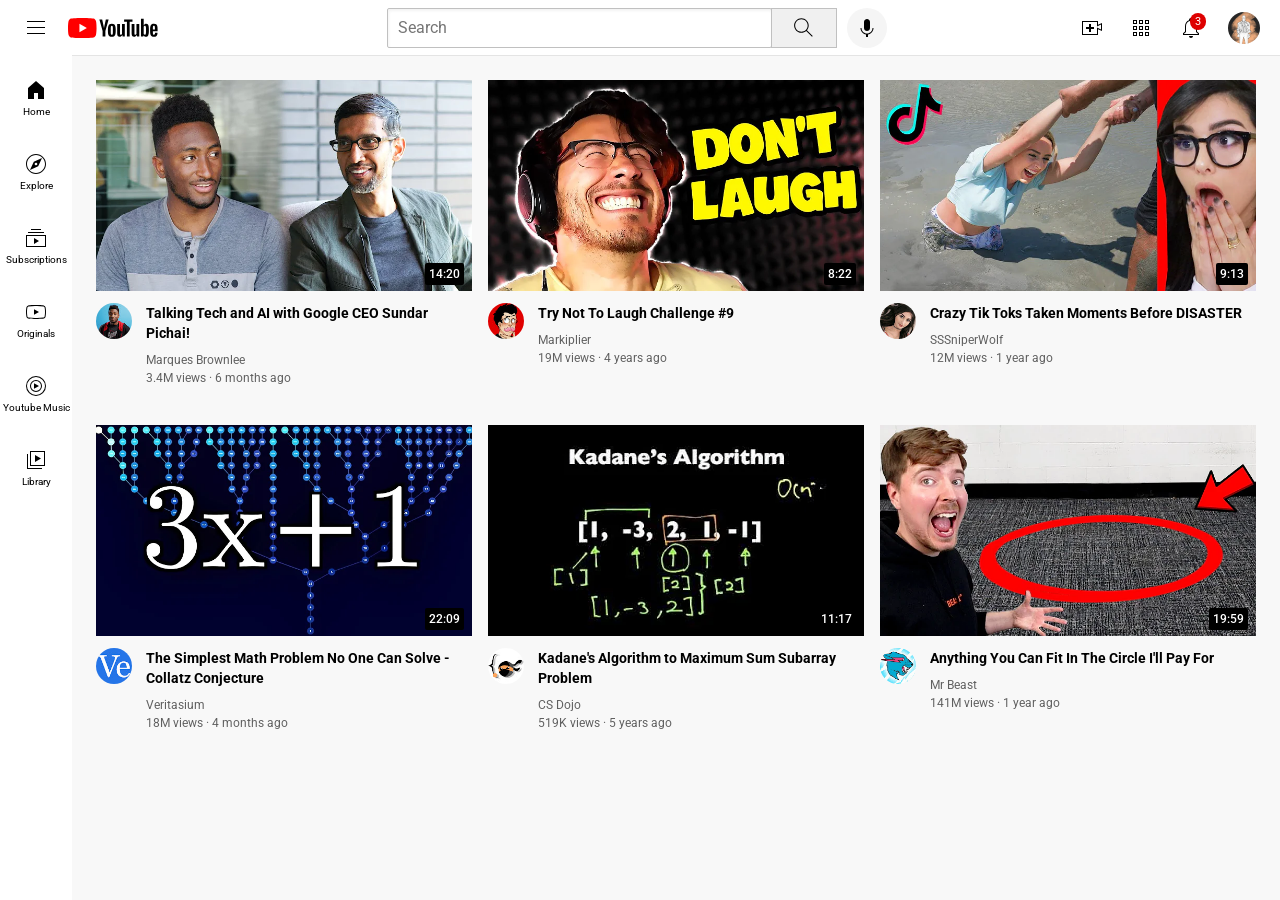
<file: index.html>
<!DOCTYPE html>  
<html>
  <head>
    <title>Youtube Clone</title>

    <link rel="preconnect" href="https://fonts.googleapis.com">
    <link rel="preconnect" href="https://fonts.gstatic.com" crossorigin>
    <link href="https://fonts.googleapis.com/css2?family=Roboto:ital,wght@0,100..900;1,100..900&display=swap" rel="stylesheet">

    <link rel="stylesheet" href="styles/general.css">
    <link rel="stylesheet" href="styles/header.css">
    <link rel="stylesheet" href="styles/video.css">
    <link rel="stylesheet" href="styles/sidebar.css">

  </head>
  <body>
    <div class="header">
      <div class="left-section">
        <img class="hamburger-menu" src="icons/hamburger-menu.svg">
        <img class="youtube-logo" src="icons/youtube-logo.svg">
      </div>
      <div class="middle-section">
        
        <input class="searchbox" type="text" placeholder="Search">
        <button class="search-button">
          <img class="search-icon" src="icons/search.svg">
          <div class="tooltip">Search</div>
        </button>
        <button class="voice-search-button">
          <img class="voice-search-icon" src="icons/voice-search-icon.svg">
          <div class="tooltip">Voice Search</div>
        </button>


      </div>
      <div class="right-section">
        <div class="upload-icon-container">
          <img class="upload-icon" src="icons/upload.svg">
          <div class="tooltip">Create</div>
        </div>
        <div class="ytapps-icon-container">
          <img class="youtube-apps-icon" src="icons/youtube-apps.svg">
          <div class="tooltip">YouTube Apps</div>
        </div>
        
        <div class="notifications-icon-container">
          
          <img class="notifications-icon" src="icons/notifications.svg">
          <div class="tooltip">Notifications</div>
          <div class="notifications-count">3</div>
        </div> 

        <div class="channel-pic-container">
          <img class="user-icon" src="channel/channels4_profile.jpg">
          <div class="tooltip">Your Account</div>
        </div>
        
      </div>
     
      
    </div>

    <div class="sidebar">
      <div class="sidebar-link">
        <img src="icons/home.svg">
        <div>Home</div>
      </div>
      <div class="sidebar-link">
        <img src="icons/explore.svg">
        <div>Explore</div>
      </div>
      <div class="sidebar-link">
        <img src="icons/subscriptions.svg">
        <div>Subscriptions</div>
      </div>
      <div class="sidebar-link">
        <img src="icons/originals.svg">
        <div>Originals</div>
      </div>
      <div class="sidebar-link">
        <img src="icons/youtube-music.svg">
        <div>Youtube Music</div>
      </div>
      <div class="sidebar-link">
        <img src="icons/library.svg">
        <div>Library</div>
      </div>
    </div>
    
    
    <div class="video-grid">
          
      <div class="video-preview">
        <div class="thumbnail-row">
          <a href="https://www.youtube.com/watch?v=n2RNcPRtAiY">
            <img class="thumbnail" src="thumbnails/thumbnail-1.webp">
            <div class="video-time">14:20</div>
          </a>
          
        </div>
        <div class="video-info-grid">
          <div class="channel-pic"> 
            <a href="https://www.youtube.com/c/mkbhd">
              <img class="profile-pic" src="channel/channel-1.jpeg">
            </a>
          </div>
          <div class="video-info">
            <p class="video-title">
              <a class="video-link" href="https://www.youtube.com/watch?v=n2RNcPRtAiY">              
                Talking Tech and AI with Google CEO Sundar Pichai!    
              </a>
            </p>
            <p class="video-author">
              <a class="channel-link" href="https://www.youtube.com/c/mkbhd">
                Marques Brownlee
              </a>
            </p>
            <p class="video-stats">
              3.4M views &#183; 6 months ago
            </p>
          </div> 
        </div>
      </div>

      
      <div class="video-preview">
        <div class="thumbnail-row">
          <a href="https://www.youtube.com/watch?v=mP0RAo9SKZk">
            <img class="thumbnail" src="thumbnails/thumbnail-2.webp">
            <div class="video-time">8:22</div>
          </a>  
        </div>
        <div class="video-info-grid">
          <div class="channel-pic">
            <a href="https://www.youtube.com/c/markiplier">
              <img class="profile-pic" src="channel/channel-2.jpeg">
            </a>
            
          </div>
          <div class="video-info">
            <p class="video-title">
              <a class="video-link" href="https://www.youtube.com/watch?v=mP0RAo9SKZk">
                Try Not To Laugh Challenge #9   
              </a>
            </p>
            <p class="video-author">
              <a class="channel-link" href="https://www.youtube.com/c/markiplier">
                Markiplier
              </a>
              
            </p>
            <p class="video-stats">
              19M views &#183; 4 years ago
            </p>
          </div> 
        </div>
      </div>

      
      <div class="video-preview">
        <div class="thumbnail-row">
          <a href="https://www.youtube.com/watch?v=FgjPQQeTh1w">
            <img class="thumbnail" src="thumbnails/thumbnail-3.webp">
            <div class="video-time">9:13</div>
          </a>
        </div>
        <div class="video-info-grid">
          <div class="channel-pic"> 
            <a href="https://www.youtube.com/user/SSSniperWolf">
              <img class="profile-pic" src="channel/channel-3.jpeg">
            </a>
            
          </div>
          <div class="video-info">
            <p class="video-title">
              <a class="video-link" href="https://www.youtube.com/watch?v=FgjPQQeTh1w">
                Crazy Tik Toks Taken Moments Before DISASTER
              </a>
            </p>
            <p class="video-author">
              <a class="channel-link" href="https://www.youtube.com/watch?v=FgjPQQeTh1w">
                SSSniperWolf
              </a>
              
            </p>
            <p class="video-stats">
              12M views &#183; 1 year ago
            </p>
          </div> 
        </div>
      </div>

      
      <div class="video-preview">
        <div class="thumbnail-row">
          <a href="https://www.youtube.com/watch?v=094y1Z2wpJg">
            <img class="thumbnail" src="thumbnails/thumbnail-4.webp">
            <div class="video-time">22:09</div>
          </a>
          
        </div>
        <div class="video-info-grid">
          <div class="channel-pic"> 
            <a href="https://www.youtube.com/c/veritasium">
              <img class="profile-pic" src="channel/channel-4.jpeg">
            </a>
            
          </div>
          <div class="video-info">
            <p class="video-title">
              <a class="video-link" href="https://www.youtube.com/watch?v=094y1Z2wpJg">
                The Simplest Math Problem No One Can Solve - Collatz Conjecture  
              </a>
              
            </p>
            <p class="video-author">
              <a class="channel-link" href="https://www.youtube.com/c/veritasium">
                Veritasium
              </a>
              
            </p>
            <p class="video-stats">
              18M views &#183; 4 months ago
            </p>
          </div> 
        </div>
      </div>

      
      <div class="video-preview">
        <div class="thumbnail-row">
          <a href="https://www.youtube.com/watch?v=86CQq3pKSUw">
            <img class="thumbnail" src="thumbnails/thumbnail-5.webp">
            <div class="video-time">11:17</div> 
          </a>

        </div>
        <div class="video-info-grid">
          <div class="channel-pic"> 
            <a href="https://www.youtube.com/c/CSDojo">
              <img class="profile-pic" src="channel/channel-5.jpeg">
            </a>
            
          </div>
          <div class="video-info">
            <p class="video-title">
              <a class="video-link" href="https://www.youtube.com/watch?v=86CQq3pKSUw">
                Kadane's Algorithm to Maximum Sum Subarray Problem
              </a>
              
            </p>
            <p class="video-author">
              <a class="channel-link" href="https://www.youtube.com/c/CSDojo">
                CS Dojo
              </a>
              
            </p>
            <p class="video-stats">
              519K views &#183; 5 years ago
            </p>
          </div> 
        </div>
      </div>

      
      <div class="video-preview">
        <div class="thumbnail-row">
          <a href="https://www.youtube.com/watch?v=yXWw0_UfSFg">
            <img class="thumbnail" src="thumbnails/thumbnail-6.webp">
            <div class="video-time">19:59</div>
          </a>
          
        </div>
        <div class="video-info-grid">
          <div class="channel-pic"> 
            <a href="https://www.youtube.com/channel/UCX6OQ3DkcsbYNE6H8uQQuVA">
              <img class="profile-pic" src="channel/channel-6.jpeg">
            </a>
            
          </div>
          <div class="video-info">
            <p class="video-title">
              <a class="video-link" href="https://www.youtube.com/watch?v=yXWw0_UfSFg">
                Anything You Can Fit In The Circle I'll Pay For
              </a>
              
            </p>
            <p class="video-author">
              <a class="channel-link" href="https://www.youtube.com/channel/UCX6OQ3DkcsbYNE6H8uQQuVA">
                Mr Beast
              </a>
              
            </p>
            <p class="video-stats">
              141M views &#183; 1 year ago
            </p>
          </div> 
        </div>
      </div>
    </div>
  </body>
</html>
</file>
<file: styles/general.css>
p{
  
  margin-top:0;
  margin-bottom:0;
}

body{
    font-family: Roboto, Arial;
    margin:0;
    padding-top: 80px ;
    padding-left: 96px;
    padding-right: 24px;
    background-color: rgb(248, 248, 248);
}
</file>
<file: styles/header.css>
.header{
    height:55px;
    display: flex;
    flex-direction: row;
    justify-content: space-between;
    position: fixed;
    top:0;
    left:0;
    right:0;

    background-color: white;
    border-bottom-width: 1px;
    border-bottom-style: solid;
    border-bottom-color: rgb(228,228,228);

    z-index: 100;
}

.left-section{
    display: flex;
    align-items: center;
}

.hamburger-menu{
    height: 24px;
    margin-left: 24px;
    margin-right: 20px;
}

.youtube-logo{
    height: 20px
}

.middle-section{
    
    display: flex;
    flex: 1;
    margin-right: 35px;
    margin-left: 70px;
    max-width: 500px;
    align-items: center;
    
}
.searchbox{
    flex: 1;
    height: 36px;
    padding-left: 10px;
    font-size: 16px;
    border: 1px solid rgb(192,192,192);
    
    border-radius: 2px;
    box-shadow: inset 1px 2px 3px rgba(0,0,0,0.05);
    width: 0;
}
.searchbox::placeholder{
    font-family: Roboto, Arial;
    font-size: 16px;
    
}

.search-button{
    height: 40px;
    width: 66px;
    background-color: rgb(240,240,240);
    border-width: 1px;
    border-style: solid;
    border-color: rgb(192,192,192);
    margin-left: -1px;
    margin-right: 10px;
    
}

.search-button,
.voice-search-button,
.upload-icon-container,
.ytapps-icon-container,
.notifications-icon-container,
.channel-pic-container{
    display: flex;
    justify-content: center;
    align-items: center;
    position: relative;
}

.search-button:hover,
.voice-search-button:hover,
.upload-icon-container:hover,
.ytapps-icon-container:hover,
.notifications-icon-container:hover,
.channel-pic-container:hover{
    cursor: pointer;
}

.search-button .tooltip,
.voice-search-button .tooltip,
.upload-icon-container .tooltip,
.ytapps-icon-container .tooltip,
.notifications-icon-container .tooltip,
.channel-pic-container .tooltip{
    font-family: Roboto, Arial;
    position: absolute;
    background-color: gray;
    color: white;
    padding: 4px 8px 4px 8px;
    border-radius: 2px;
    font-size: 12px;
    bottom:-13px;
    opacity: 0;
    transition: opacity 0.15s;
    pointer-events: none;
    white-space: nowrap;
}

.search-button:hover .tooltip ,
.voice-search-button:hover .tooltip,
.upload-icon-container:hover .tooltip,
.ytapps-icon-container:hover .tooltip,
.notifications-icon-container:hover .tooltip,
.channel-pic-container:hover .tooltip
{
    opacity: 1;
}

.search-icon{
    height: 25px;
}
.voice-search-button{
    height: 40px;
    width: 40px;
    border-radius: 20px;
    border: none;
    background-color: rgb(245,245,245);
}

.voice-search-icon{
    height: 24px;
}

.right-section{
    width: 180px;
    display: flex;
    margin-right: 20px;
    align-items: center;
    justify-content: space-between;
    flex-shrink: 0;
}

.upload-icon{
    height: 24px;
}

.youtube-apps-icon{
    height: 24px;
}

.notifications-icon-container{
    position: relative;
}
.notifications-count{
    font-family: Roboto, Arial;
    font-size:11px;
    padding: 2px 5px 2px 5px;
    position: absolute;
    top:-3px;
    right:-3px;
    background-color: rgb(222, 0, 0);
    color: white;
    border-radius: 10px;
}

.notifications-icon{
    height: 24px;
}

.user-icon{
    height: 32px;
    border-radius: 16px;
}
</file>
<file: styles/video.css>
.thumbnail{
  width: 100%;
}
.video-link{
  text-decoration: none;
  color: black;
}
    
.video-title{
  margin-top: 0;
  font-size: 14px;
  font-weight: bold;
  line-height: 20px;
  margin-bottom: 10px;
  
}

.video-info-grid{
  display: grid;
  grid-template-columns: 50px 1fr;
}

.profile-pic{
  width: 36px;
  border-radius: 50px;
}
      
.thumbnail-row{
  margin-bottom: 8px;
  position: relative;
}

.video-author, 
.video-stats{
  font-size: 12px;
  color: rgb(96,96,96)
}
.channel-link{
  text-decoration: none;
  color: rgb(96,96,96)
}
      
.video-author{
  margin-bottom: 4px;
  }

.video-grid{
  display: grid;
  grid-template-columns: 1fr 1fr 1fr;
  column-gap: 16px;
  row-gap: 40px;
}

@media (max-width:1025px){
  .video-grid{
    grid-template-columns: 1fr 1fr;
  }
}

@media (min-width:2000px){
  .video-grid{
    grid-template-columns: 1fr 1fr 1fr 1fr;
  }
}

.video-time{
  font-family: Roboto, Arial;
  font-size: 12px;
  font-weight: 500;
  padding: 4px;
  border-radius: 2px;

  background-color: black;
  color:white;
  position: absolute;
  bottom: 10px;
  right: 8px;

}
</file>
<file: styles/sidebar.css>
.sidebar{
  position:fixed ;
  left: 0;
  top: 55px;
  bottom: 0;
  background-color: white;
  width: 72px;
  z-index: 200;
  padding-top: 5px;
}
.sidebar-link{
  background-color: white;
  height: 74px;
  display: flex;
  justify-content: center;
  align-items: center;
  flex-direction: column;
}

.sidebar-link:hover{
  background-color: rgb(230, 230, 230);
  cursor: pointer;
}

.sidebar-link img{
  height: 24px;
  margin-bottom: 4px;
}

.sidebar-link div{
  font-family: Roboto, Arial;
  font-size: 10px;


}
</file>
